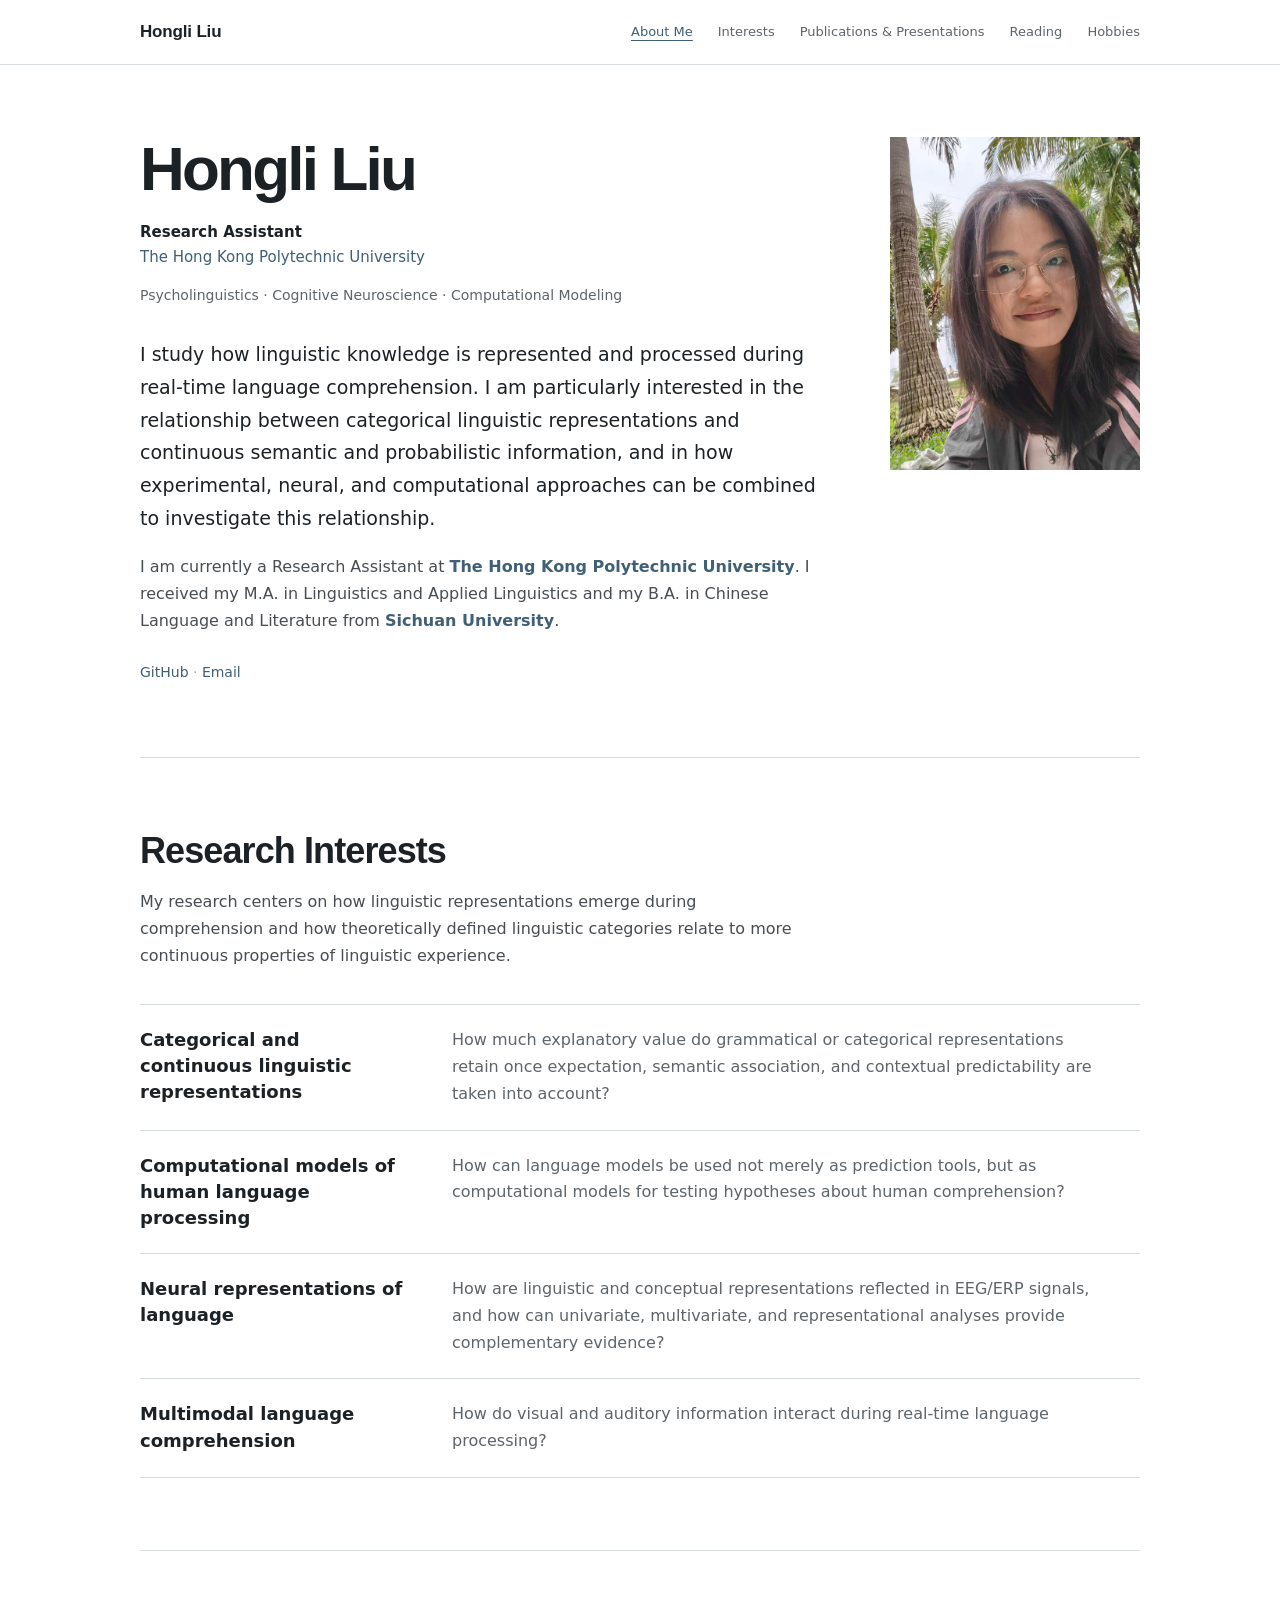
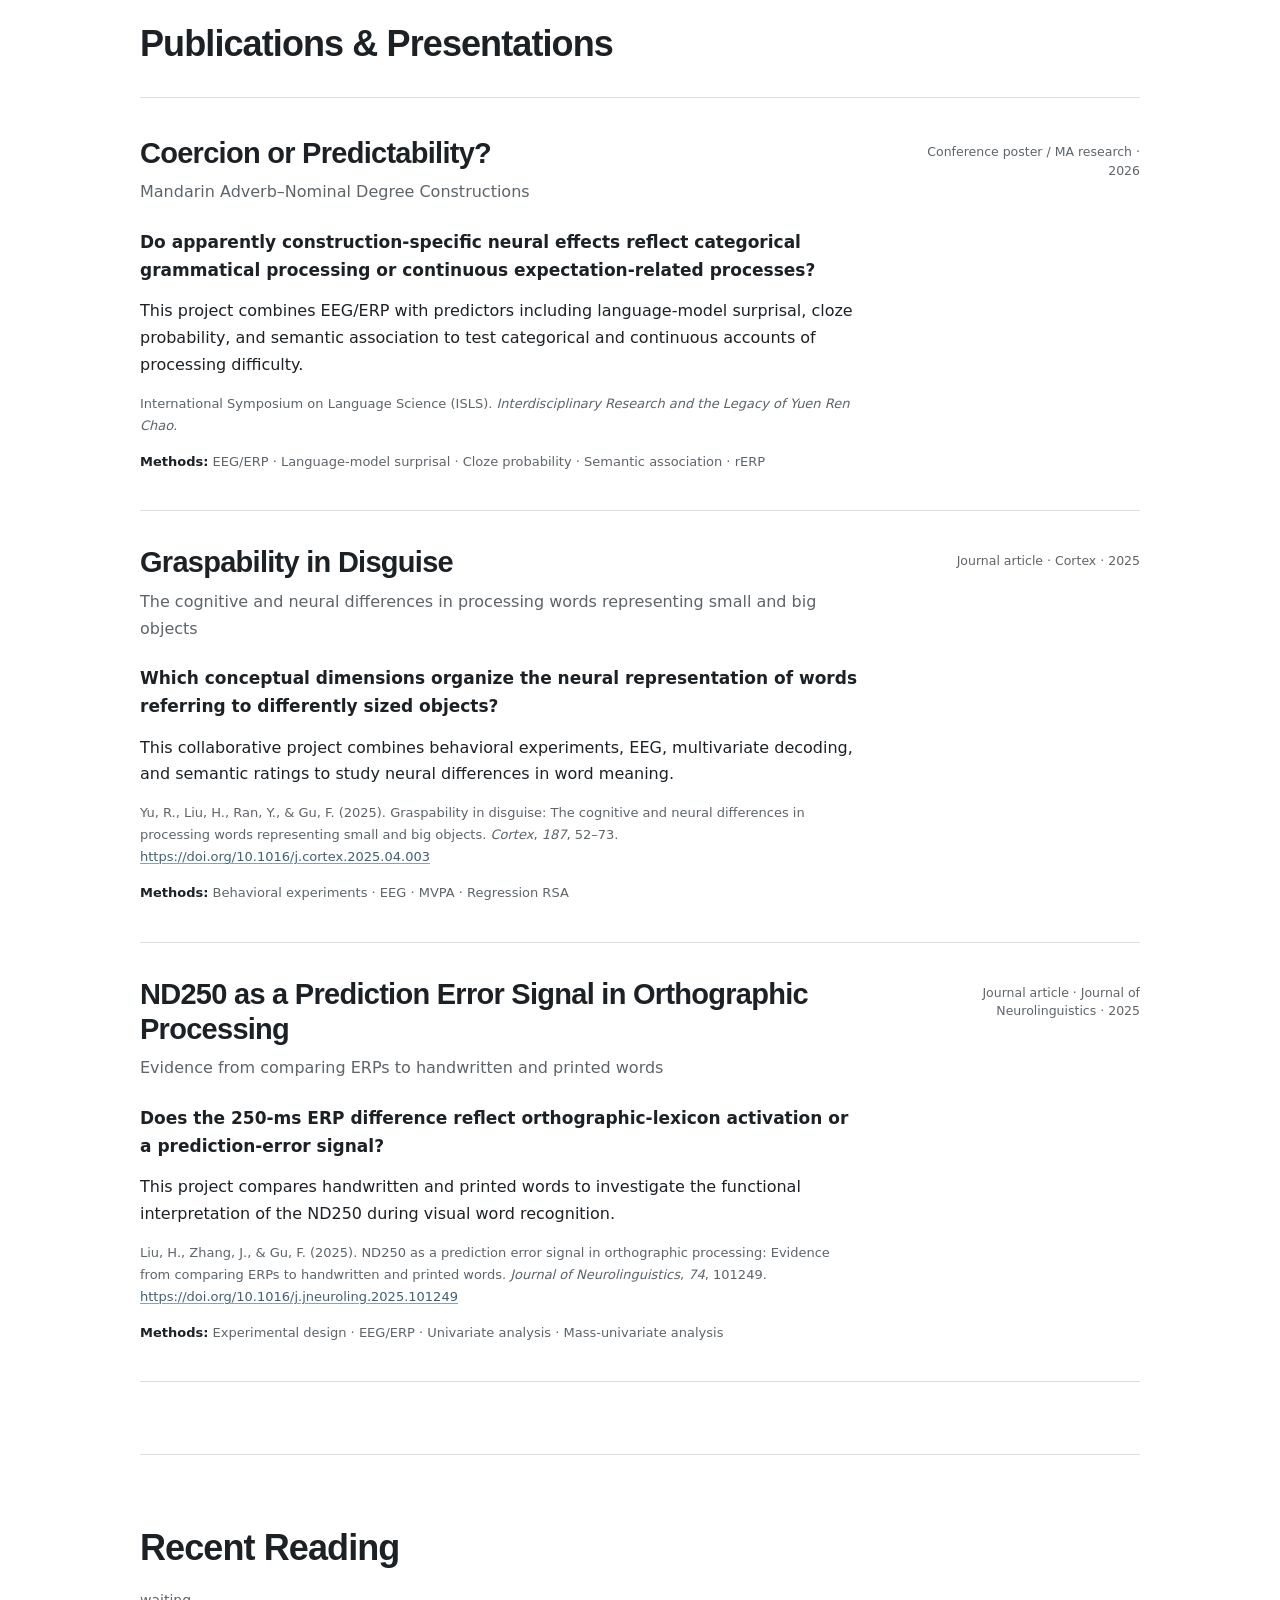
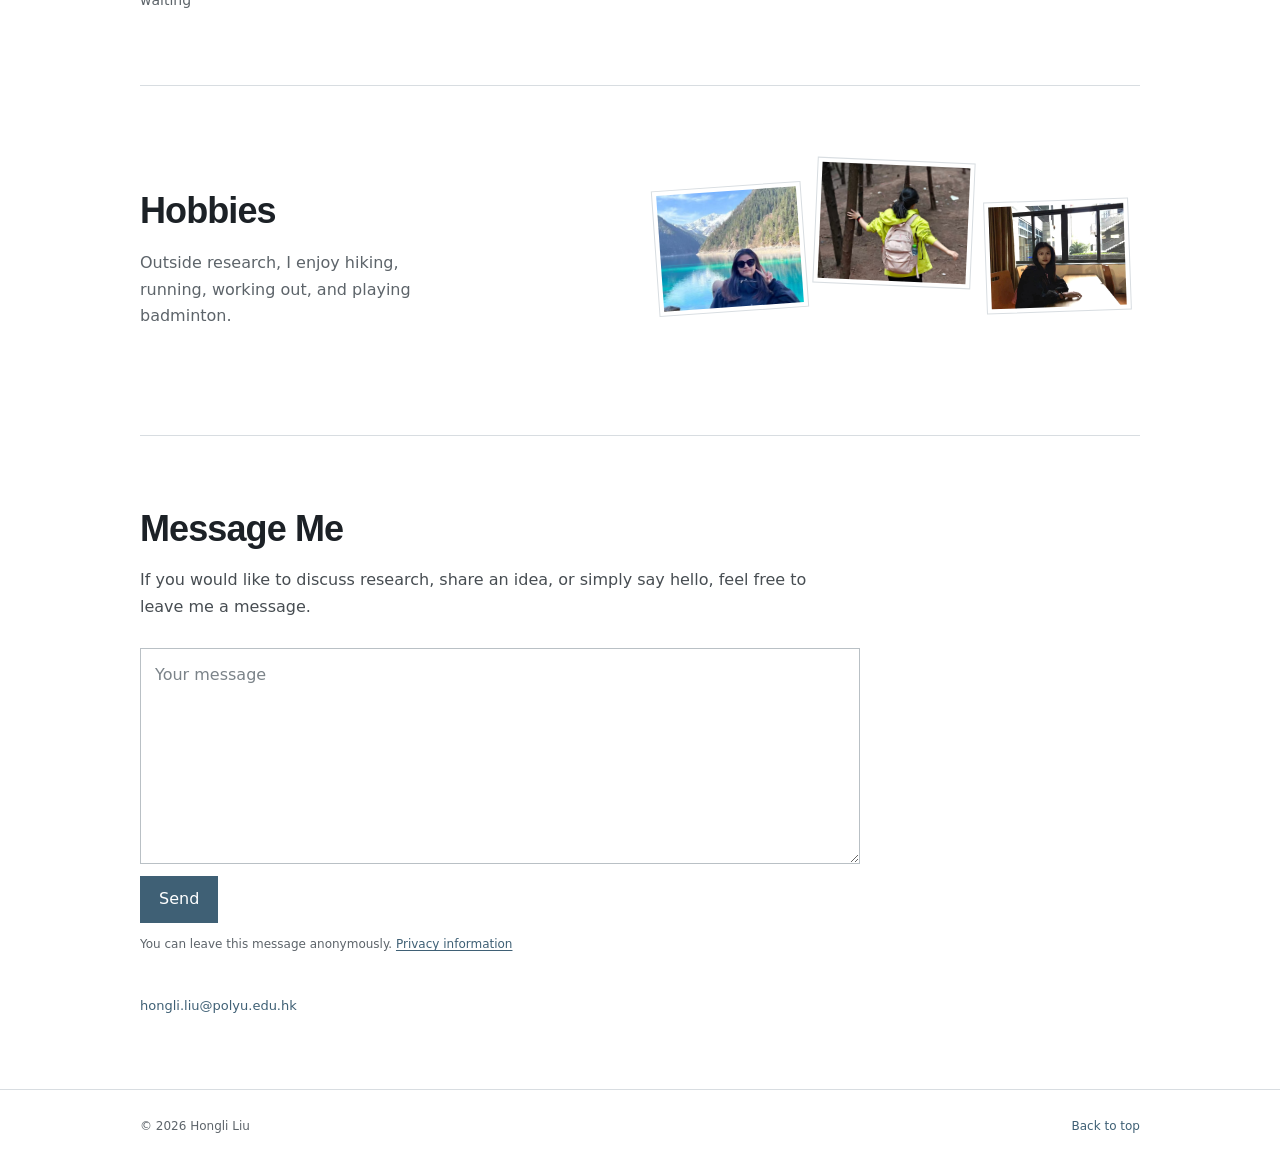
<file: index.html>
<!doctype html>
<html lang="en">
<head>
  <meta charset="utf-8"><meta name="viewport" content="width=device-width,initial-scale=1">
  <title>Hongli Liu | Psycholinguistics &amp; Cognitive Neuroscience</title>
  <meta name="description" content="Hongli Liu studies language comprehension through psycholinguistics, cognitive neuroscience, and computational modeling."><meta name="author" content="Hongli Liu">
  <meta name="theme-color" content="#ffffff"><meta name="referrer" content="strict-origin-when-cross-origin">
  <link rel="canonical" href="https://liuhongli775.github.io/"><meta property="og:type" content="profile">
  <meta property="og:title" content="Hongli Liu | Psycholinguistics &amp; Cognitive Neuroscience">
  <meta property="og:description" content="Hongli Liu studies language comprehension through psycholinguistics, cognitive neuroscience, and computational modeling."><meta property="og:url" content="https://liuhongli775.github.io/">
  <meta property="og:locale" content="en_US"><meta name="twitter:card" content="summary">
  <link rel="icon" type="image/svg+xml" href="./assets/favicon.svg?v=20260912-sturdy-scatter-1">
  <link rel="stylesheet" href="./assets/main.css?v=20260912-sturdy-scatter-1">
  <script defer src="./assets/main.js?v=20260912-sturdy-scatter-1"></script><script type="application/ld+json">{"@context": "https://schema.org", "@type": "Person", "name": "Hongli Liu", "url": "https://liuhongli775.github.io", "image": "https://liuhongli775.github.io/assets/profile.jpg", "jobTitle": "Research Assistant", "worksFor": {"@type": "Organization", "name": "The Hong Kong Polytechnic University", "url": "https://www.polyu.edu.hk/"}, "sameAs": ["https://github.com/liuhongli775"], "knowsAbout": ["Categorical and continuous linguistic representations", "Computational models of human language processing", "Neural representations of language", "Multimodal language comprehension"]}</script>
</head>
<body id="top">
  <a class="skip-link" href="#main">Skip to content</a>
  <header class="top-nav"><div class="site-width nav-inner">
    <a class="wordmark" href="#top">Hongli Liu</a>
    <nav aria-label="Main navigation"><a href="#about">About Me</a><a href="#interests">Interests</a><a href="#research">Publications &amp; Presentations</a><a href="#reading">Reading</a><a href="#hobbies">Hobbies</a></nav>
  </div></header>

  <main id="main">
    <section class="about site-width" id="about" aria-labelledby="about-heading">
      <div class="about-copy">
        <h1 id="about-heading">Hongli Liu</h1>
        <p class="position"><span>Research Assistant</span><br><a href="https://www.polyu.edu.hk/" target="_blank" rel="noopener noreferrer">The Hong Kong Polytechnic University</a></p>
        <p class="identity-line">Psycholinguistics · Cognitive Neuroscience · Computational Modeling</p>
        <p class="research-intro">I study how linguistic knowledge is represented and processed during real-time language comprehension. I am particularly interested in the relationship between categorical linguistic representations and continuous semantic and probabilistic information, and in how experimental, neural, and computational approaches can be combined to investigate this relationship.</p>
        <p class="background">I am currently a Research Assistant at <a href="https://www.polyu.edu.hk/" target="_blank" rel="noopener noreferrer"><strong>The Hong Kong Polytechnic University</strong></a>. I received my M.A. in Linguistics and Applied Linguistics and my B.A. in Chinese Language and Literature from <a href="https://en.scu.edu.cn/" target="_blank" rel="noopener noreferrer"><strong>Sichuan University</strong></a>.</p>
        <p class="about-links"><a href="https://github.com/liuhongli775" target="_blank" rel="noopener noreferrer">GitHub</a> <span aria-hidden="true">·</span> <a href="mailto:hongli.liu@polyu.edu.hk">Email</a></p>
      </div>
      <figure class="about-portrait"><img src="./assets/profile.jpg?v=20260912-sturdy-scatter-1" alt="Portrait of Hongli Liu outdoors" width="1280" height="1703"></figure>
    </section>

    <section class="section site-width" id="interests" aria-labelledby="interests-heading">
      <h2 id="interests-heading">Research Interests</h2>
      <p class="section-intro">My research centers on how linguistic representations emerge during comprehension and how theoretically defined linguistic categories relate to more continuous properties of linguistic experience.</p>
      <div class="interest-list"><article class="interest-entry">
      <h3>Categorical and continuous linguistic representations</h3>
      <p>How much explanatory value do grammatical or categorical representations retain once expectation, semantic association, and contextual predictability are taken into account?</p>
    </article><article class="interest-entry">
      <h3>Computational models of human language processing</h3>
      <p>How can language models be used not merely as prediction tools, but as computational models for testing hypotheses about human comprehension?</p>
    </article><article class="interest-entry">
      <h3>Neural representations of language</h3>
      <p>How are linguistic and conceptual representations reflected in EEG/ERP signals, and how can univariate, multivariate, and representational analyses provide complementary evidence?</p>
    </article><article class="interest-entry">
      <h3>Multimodal language comprehension</h3>
      <p>How do visual and auditory information interact during real-time language processing?</p>
    </article></div>
    </section>

    <section class="section site-width" id="research" aria-labelledby="research-heading">
      <h2 id="research-heading">Publications &amp; Presentations</h2>
      <div class="research-list"><article class="research-entry">
      <header class="research-header">
        <div><h3>Coercion or Predictability?</h3><p class="research-subtitle">Mandarin Adverb–Nominal Degree Constructions</p></div>
        <p class="research-meta">Conference poster / MA research · 2026</p>
      </header>
      <div class="research-body">
        <p class="research-question">Do apparently construction-specific neural effects reflect categorical grammatical processing or continuous expectation-related processes?</p>
        <p>This project combines EEG/ERP with predictors including language-model surprisal, cloze probability, and semantic association to test categorical and continuous accounts of processing difficulty.</p>
        <p class="research-citation">International Symposium on Language Science (ISLS). <em>Interdisciplinary Research and the Legacy of Yuen Ren Chao</em>.</p>
        <p class="research-methods"><span>Methods:</span> EEG/ERP · Language-model surprisal · Cloze probability · Semantic association · rERP</p>
      </div>
    </article><article class="research-entry">
      <header class="research-header">
        <div><h3><a class="research-title-link" href="https://doi.org/10.1016/j.cortex.2025.04.003" target="_blank" rel="noopener noreferrer">Graspability in Disguise</a></h3><p class="research-subtitle">The cognitive and neural differences in processing words representing small and big objects</p></div>
        <p class="research-meta">Journal article · Cortex · 2025</p>
      </header>
      <div class="research-body">
        <p class="research-question">Which conceptual dimensions organize the neural representation of words referring to differently sized objects?</p>
        <p>This collaborative project combines behavioral experiments, EEG, multivariate decoding, and semantic ratings to study neural differences in word meaning.</p>
        <p class="research-citation">Yu, R., Liu, H., Ran, Y., &amp; Gu, F. (2025). Graspability in disguise: The cognitive and neural differences in processing words representing small and big objects. <em>Cortex</em>, <em>187</em>, 52–73. <a class="citation-doi" href="https://doi.org/10.1016/j.cortex.2025.04.003" target="_blank" rel="noopener noreferrer">https://doi.org/10.1016/j.cortex.2025.04.003</a></p>
        <p class="research-methods"><span>Methods:</span> Behavioral experiments · EEG · MVPA · Regression RSA</p>
      </div>
    </article><article class="research-entry">
      <header class="research-header">
        <div><h3><a class="research-title-link" href="https://doi.org/10.1016/j.jneuroling.2025.101249" target="_blank" rel="noopener noreferrer">ND250 as a Prediction Error Signal in Orthographic Processing</a></h3><p class="research-subtitle">Evidence from comparing ERPs to handwritten and printed words</p></div>
        <p class="research-meta">Journal article · Journal of Neurolinguistics · 2025</p>
      </header>
      <div class="research-body">
        <p class="research-question">Does the 250-ms ERP difference reflect orthographic-lexicon activation or a prediction-error signal?</p>
        <p>This project compares handwritten and printed words to investigate the functional interpretation of the ND250 during visual word recognition.</p>
        <p class="research-citation">Liu, H., Zhang, J., &amp; Gu, F. (2025). ND250 as a prediction error signal in orthographic processing: Evidence from comparing ERPs to handwritten and printed words. <em>Journal of Neurolinguistics</em>, <em>74</em>, 101249. <a class="citation-doi" href="https://doi.org/10.1016/j.jneuroling.2025.101249" target="_blank" rel="noopener noreferrer">https://doi.org/10.1016/j.jneuroling.2025.101249</a></p>
        <p class="research-methods"><span>Methods:</span> Experimental design · EEG/ERP · Univariate analysis · Mass-univariate analysis</p>
      </div>
    </article></div>
    </section>

    <section class="section site-width" id="reading" aria-labelledby="reading-heading">
      <h2 id="reading-heading">Recent Reading</h2>
      <!-- Reading entry format: edit data/readings.json, then run python site.py.
      [
        {
          "title": "Paper title",
          "authors": "Authors",
          "year": "2026",
          "venue": "Journal or conference",
          "url": "https://doi.org/...",
          "note_label": "Why I’m reading this",
          "note": "One short sentence."
        }
      ]
      -->
      <p class="reading-empty">waiting</p>
    </section>

    <section class="section hobbies-section site-width" id="hobbies" aria-labelledby="hobbies-heading">
      <div class="hobbies-layout">
        <div><h2 id="hobbies-heading">Hobbies</h2><p>Outside research, I enjoy hiking, running, working out, and playing badminton.</p></div>
        <div class="hobby-photos"><figure><img src="./assets/outdoors.jpg?v=20260912-sturdy-scatter-1" alt="Hongli Liu beside a mountain lake" width="640" height="854"></figure><figure><img src="./assets/hiking-1.jpg?v=20260912-sturdy-scatter-1" alt="Hongli Liu hiking on a wooded trail" width="1279" height="1706"></figure><figure><img src="./assets/daily.jpg?v=20260912-sturdy-scatter-1" alt="Hongli Liu seated by a window" width="1707" height="1280"></figure></div>
      </div>
    </section>

    <section class="section message-section site-width" id="message" aria-labelledby="message-heading">
      <h2 id="message-heading">Message Me</h2>
      <p class="section-intro">If you would like to discuss research, share an idea, or simply say hello, feel free to leave me a message.</p>
      <form class="message-form" data-message-form action="https://formsubmit.co/hongli.liu@polyu.edu.hk" method="post">
        <input type="hidden" name="_subject" value="Message from academic homepage">
        <input type="hidden" name="_next" value="https://liuhongli775.github.io/?message=sent#message">
        <input type="hidden" name="_url" value="https://liuhongli775.github.io/#message">
        <label class="form-honey" aria-hidden="true">Leave this field empty<input type="text" name="_honey" tabindex="-1" autocomplete="off"></label>
        <label class="sr-only" for="message-text">Message</label><textarea id="message-text" name="message" rows="7" required maxlength="2000" placeholder="Your message"></textarea>
        <div class="form-actions"><button type="submit">Send</button></div>
        <p class="form-note">You can leave this message anonymously. <a href="https://formsubmit.co/privacy.pdf" target="_blank" rel="noopener noreferrer">Privacy information</a></p>
        <p class="message-status" data-message-status role="status" aria-live="polite"></p>
      </form>
      <p class="message-email"><a href="mailto:hongli.liu@polyu.edu.hk">hongli.liu@polyu.edu.hk</a></p>
    </section>
  </main>

  <footer class="site-footer"><div class="site-width"><p>© 2026 Hongli Liu</p><a href="#top">Back to top</a></div></footer>
</body>
</html>
</file>
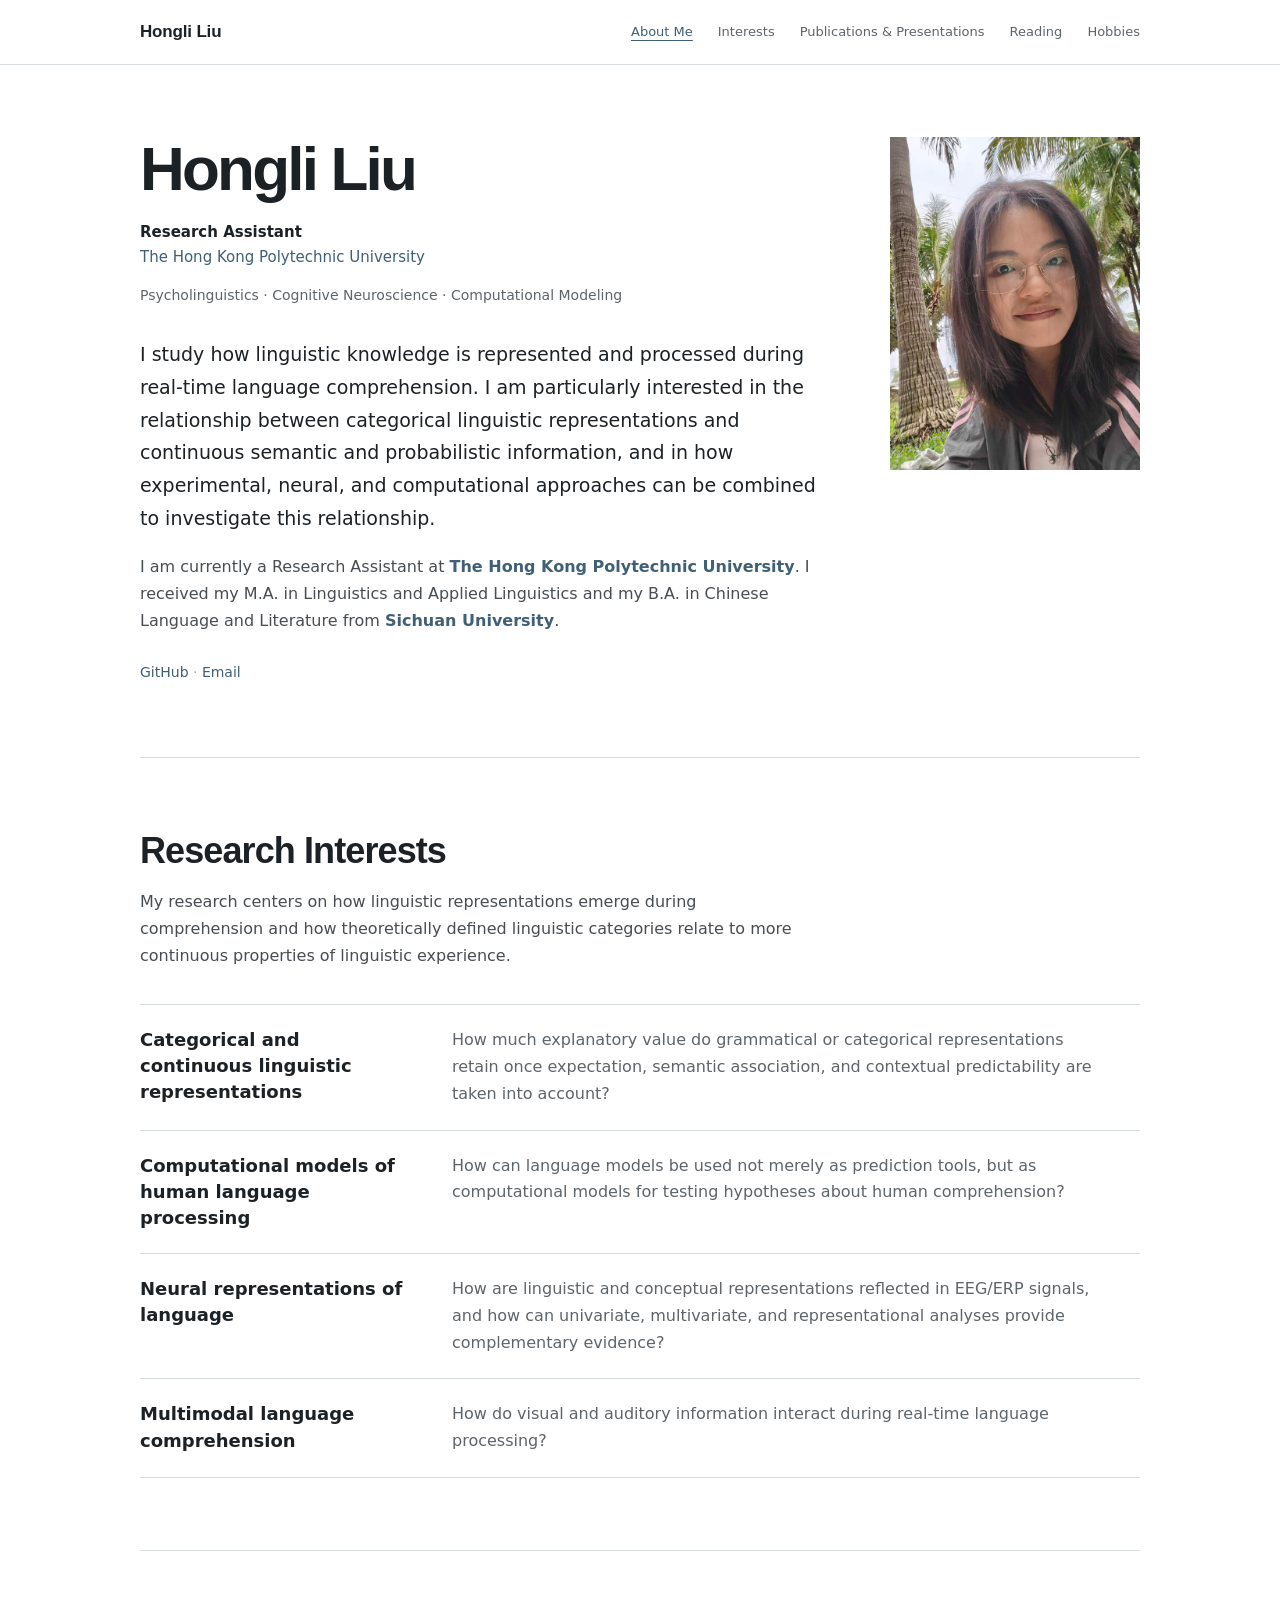
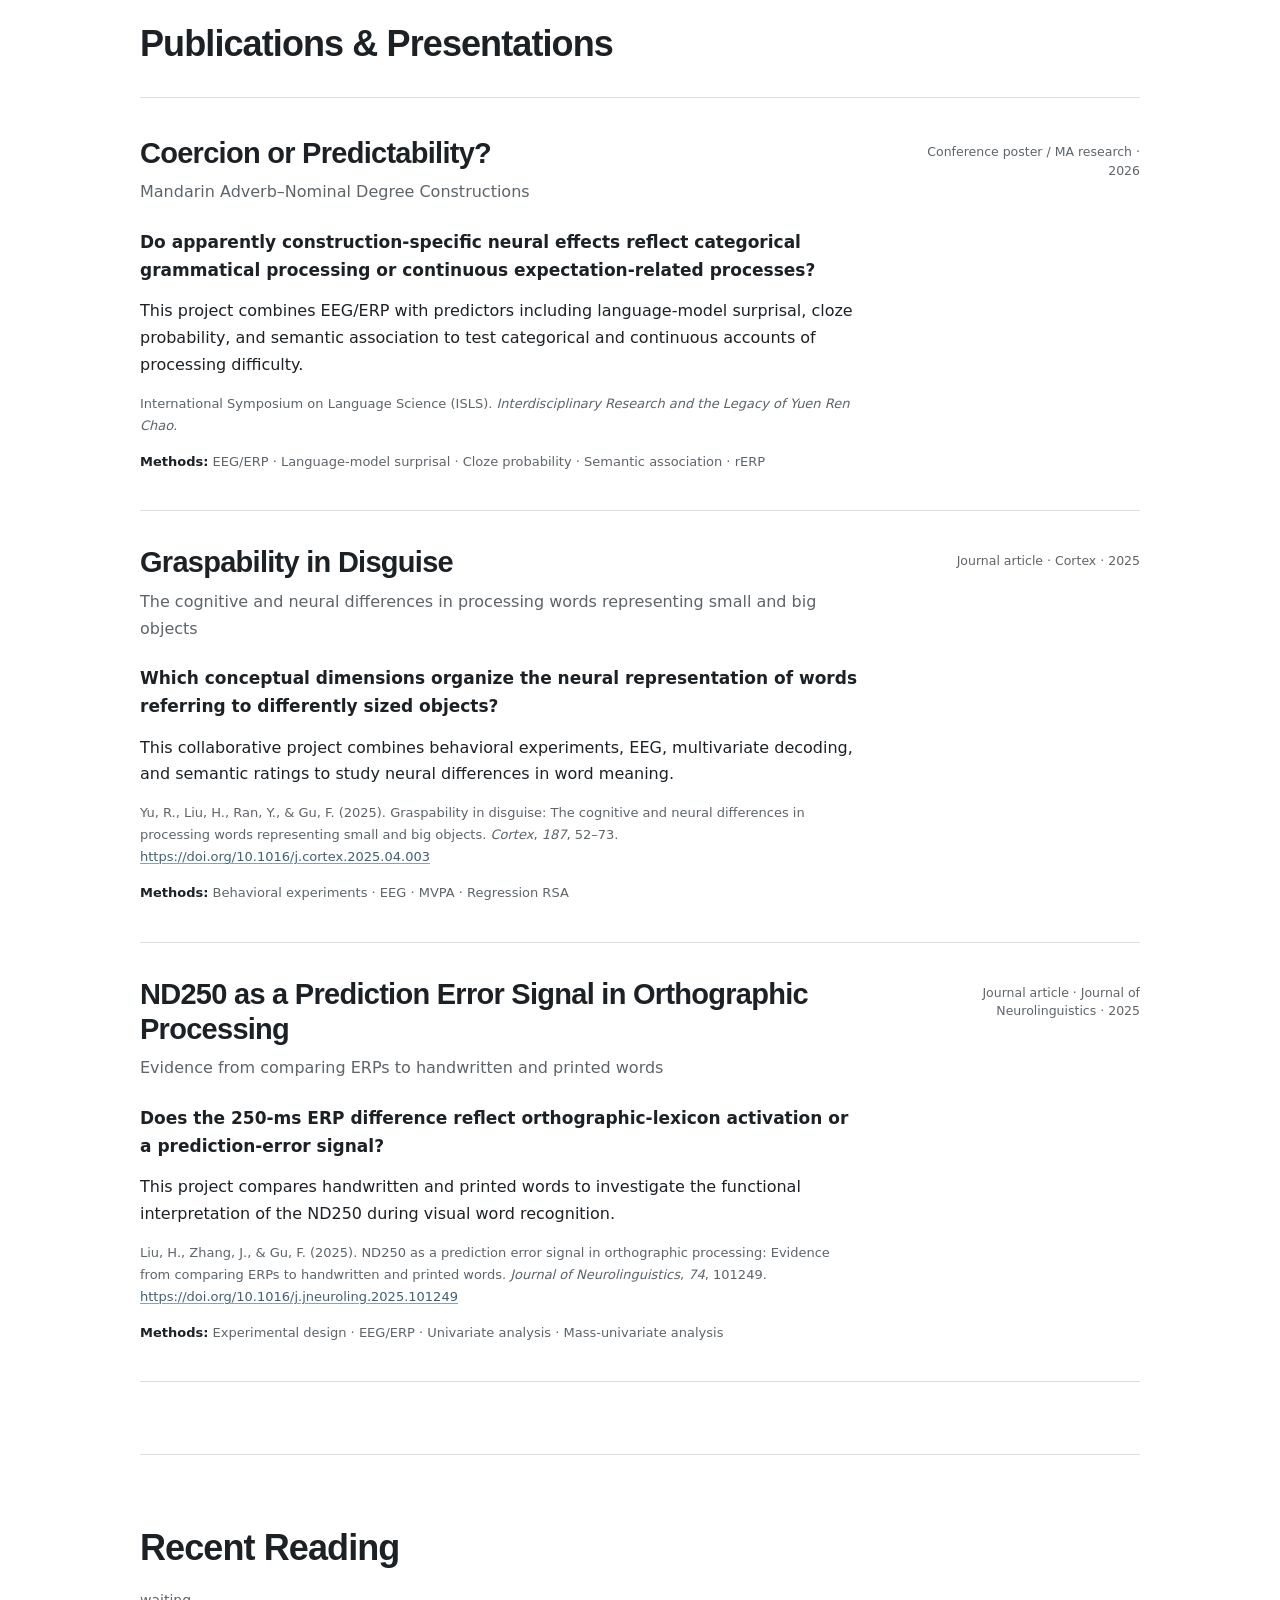
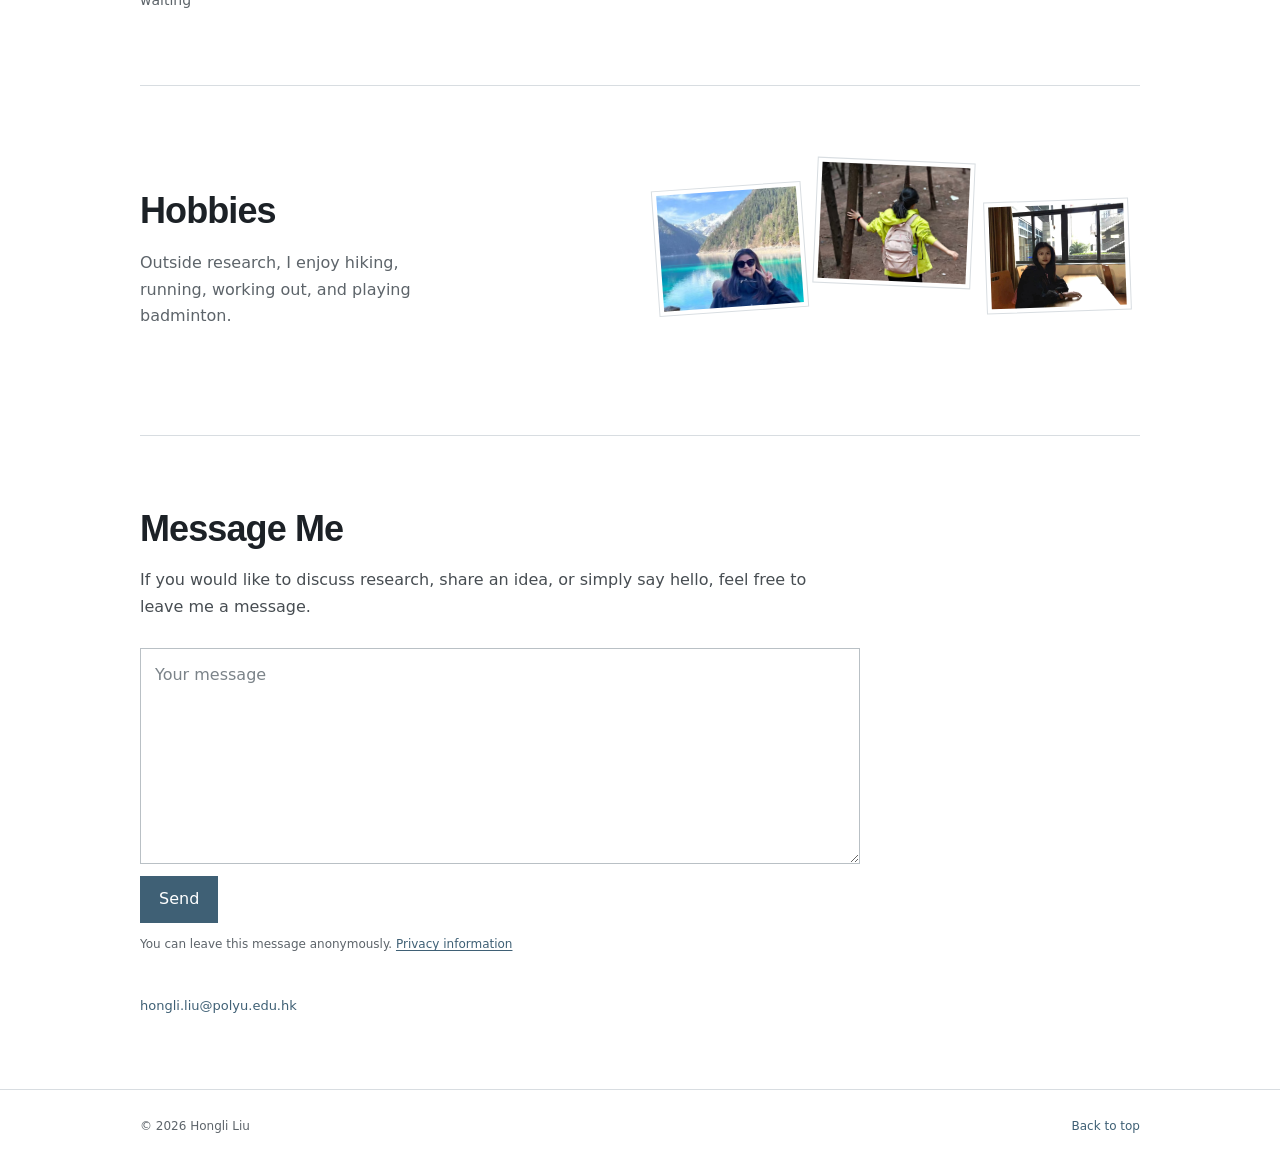
<file: zh/index.html>
<!doctype html>
<html lang="en"><head><meta charset="utf-8"><meta name="viewport" content="width=device-width,initial-scale=1">
<title>Hongli Liu — English homepage</title><meta name="robots" content="noindex">
<link rel="canonical" href="https://liuhongli775.github.io/"><meta http-equiv="refresh" content="0;url=../index.html">
<script>const map={'#home':'#about','#themes':'#interests','#computational':'#research','#notes':'#reading','#publications':'#research','#materials':'#about','#beyond':'#hobbies','#contact':'#message','#message':'#message','#background':'#about'};window.location.replace('../index.html'+(map[location.hash]||location.hash));</script>
</head><body><p>This homepage is now in English. <a href="../index.html">Continue to Hongli Liu’s homepage</a>.</p></body></html>
</file>
<file: assets/main.css>
:root {
  --paper: #ffffff;
  --surface: #ffffff;
  --ink: #1c2126;
  --muted: #5d646a;
  --accent: #3f6075;
  --accent-dark: #2f4b5e;
  --line: #d8dde1;
  --heading: Arial, "Helvetica Neue", Helvetica, sans-serif;
  --sans: "Segoe UI", system-ui, -apple-system, BlinkMacSystemFont, Arial, sans-serif;
}

* { box-sizing: border-box; }
html { scroll-behavior: smooth; scroll-padding-top: 78px; }
body {
  margin: 0;
  background: var(--paper);
  color: var(--ink);
  font: 16px/1.68 var(--sans);
  -webkit-font-smoothing: antialiased;
}
h1, h2, h3, p, figure { margin: 0; }
h1, h2, h3 { font-family: var(--heading); font-weight: 650; }
a { color: var(--accent); text-decoration: none; }
a:hover { text-decoration: underline; text-underline-offset: 3px; }
a:focus-visible, button:focus-visible, textarea:focus-visible {
  outline: 2px solid var(--accent);
  outline-offset: 3px;
}
button, textarea { font: inherit; }
button { cursor: pointer; }
::selection { background: #dce7ed; }

.site-width { width: min(1000px, calc(100% - 64px)); margin-inline: auto; }
.sr-only {
  position: absolute;
  width: 1px;
  height: 1px;
  padding: 0;
  margin: -1px;
  overflow: hidden;
  clip-path: inset(50%);
  white-space: nowrap;
  border: 0;
}
.skip-link {
  position: fixed;
  top: 10px;
  left: 14px;
  z-index: 100;
  width: 1px;
  height: 1px;
  padding: 0;
  overflow: hidden;
  clip-path: inset(50%);
  color: white;
  background: var(--accent);
}
.skip-link:focus { width: auto; height: auto; padding: 8px 12px; overflow: visible; clip-path: none; }

.top-nav {
  position: sticky;
  top: 0;
  z-index: 30;
  background: rgba(255, 255, 255, .97);
  border-bottom: 1px solid var(--line);
}
.nav-inner {
  min-height: 64px;
  display: flex;
  align-items: center;
  justify-content: space-between;
  gap: 34px;
}
.wordmark {
  color: var(--ink);
  font: 700 17px/1.2 var(--heading);
  letter-spacing: -.01em;
  white-space: nowrap;
}
.wordmark:hover { color: var(--accent); text-decoration: none; }
.top-nav nav { display: flex; align-items: center; gap: 25px; }
.top-nav nav a {
  color: var(--muted);
  font-size: 13px;
  white-space: nowrap;
}
.top-nav nav a:hover, .top-nav nav a[aria-current] { color: var(--accent); }
.top-nav nav a[aria-current] { text-decoration: underline; text-underline-offset: 4px; }

.about {
  display: grid;
  grid-template-columns: minmax(0, 1fr) 250px;
  gap: 70px;
  align-items: start;
  padding: 72px 0;
}
.about-copy { max-width: 700px; }
.about h1 {
  font-size: clamp(52px, 5.2vw, 62px);
  font-weight: 700;
  line-height: 1.02;
  letter-spacing: -.045em;
}
.position { margin-top: 20px; font-size: 15px; line-height: 1.62; }
.position span { font-weight: 650; }
.identity-line { margin-top: 15px; color: var(--muted); font-size: 14px; }
.research-intro { max-width: 680px; margin-top: 31px; font-size: 19px; line-height: 1.72; }
.background { max-width: 680px; margin-top: 20px; color: #474d52; }
.about-links { margin-top: 26px; font-size: 14px; }
.about-links span { color: #a6abb0; }
.about-portrait { width: 100%; }
.about-portrait img {
  display: block;
  width: 100%;
  height: auto;
  aspect-ratio: 3 / 4;
  object-fit: cover;
}

.section {
  padding: 72px 0;
  border-top: 1px solid var(--line);
  scroll-margin-top: 78px;
}
.section h2 {
  font-size: 36px;
  font-weight: 650;
  line-height: 1.16;
  letter-spacing: -.025em;
}
.section-intro { max-width: 680px; margin-top: 18px; color: #474d52; }

.interest-list { margin-top: 34px; border-top: 1px solid var(--line); }
.interest-entry {
  display: grid;
  grid-template-columns: 270px minmax(0, 1fr);
  gap: 42px;
  padding: 22px 0;
  border-bottom: 1px solid var(--line);
}
.interest-entry h3 { font: 600 18px/1.45 var(--sans); }
.interest-entry p { max-width: 650px; color: var(--muted); }

.research-list { margin-top: 32px; border-top: 1px solid var(--line); }
.research-entry { padding: 34px 0 38px; border-bottom: 1px solid var(--line); }
.research-entry:first-child { padding-top: 38px; }
.research-header {
  display: grid;
  grid-template-columns: minmax(0, 1fr) 235px;
  gap: 36px;
  align-items: start;
}
.research-header h3 {
  max-width: 700px;
  font-size: 29px;
  font-weight: 650;
  line-height: 1.22;
  letter-spacing: -.025em;
}
.research-subtitle { max-width: 700px; margin-top: 8px; color: var(--muted); font-size: 16px; }
.research-meta {
  padding-top: 7px;
  color: var(--muted);
  font-size: 12.5px;
  line-height: 1.5;
  text-align: right;
}
.research-body { max-width: 720px; margin-top: 23px; }
.research-body > p + p { margin-top: 14px; }
.research-question { font: 600 17px/1.62 var(--sans); }
.research-citation { color: var(--muted); font-size: 13px; overflow-wrap: anywhere; }
.citation-doi {
  text-decoration: underline;
  text-decoration-color: #8ea1ac;
  text-decoration-thickness: 1px;
  text-underline-offset: 2px;
}
.research-methods { color: var(--muted); font-size: 13px; }
.research-methods span { color: var(--ink); font-weight: 650; }
.research-title-link { color: var(--ink); }
.research-title-link:hover { color: var(--accent); }

.reading-empty { margin-top: 20px; color: var(--muted); font-size: 14px; }
.reading-entry { padding: 22px 0; border-bottom: 1px solid var(--line); }
.reading-entry h3 { max-width: 720px; font-size: 21px; line-height: 1.35; }
.reading-entry h3 a { color: var(--ink); }
.reading-meta { margin-top: 7px; color: var(--muted); font-size: 13px; }
.reading-entry > p:last-child { max-width: 680px; margin-top: 11px; font-size: 14px; }
.reading-entry > p:last-child span { font-weight: 650; }

.hobbies-layout {
  display: grid;
  grid-template-columns: 330px minmax(0, 1fr);
  gap: 70px;
  align-items: center;
}
.hobbies-layout p { margin-top: 18px; color: var(--muted); }
.hobby-photos {
  position: relative;
  width: 100%;
  max-width: 500px;
  min-height: 205px;
  margin-left: auto;
}
.hobby-photos figure {
  position: absolute;
  width: 150px;
  padding: 4px;
  overflow: hidden;
  background: var(--surface);
  border: 1px solid var(--line);
}
.hobby-photos figure:nth-child(1) { top: 28px; left: 3%; transform: rotate(-4deg); }
.hobby-photos figure:nth-child(2) { top: 2px; left: 35%; z-index: 2; width: 158px; transform: rotate(2.5deg); }
.hobby-photos figure:nth-child(3) { top: 42px; right: 2%; width: 145px; transform: rotate(-2deg); }
.hobby-photos img {
  display: block;
  width: 100%;
  height: 116px;
  aspect-ratio: 4 / 3;
  object-fit: cover;
}
.hobby-photos figure:nth-child(3) img { height: 102px; }

.form-honey {
  position: absolute !important;
  width: 1px;
  height: 1px;
  padding: 0;
  margin: -1px;
  overflow: hidden;
  clip-path: inset(50%);
  white-space: nowrap;
  border: 0;
}

.message-form { max-width: 720px; margin-top: 27px; }
.message-form textarea {
  display: block;
  width: 100%;
  min-height: 158px;
  resize: vertical;
  padding: 13px 14px;
  border: 1px solid #b9c0c5;
  border-radius: 0;
  background: var(--surface);
  color: var(--ink);
}
.message-form textarea::placeholder { color: #7b8389; }
.form-actions { margin-top: 12px; }
.form-actions button {
  padding: 9px 18px;
  border: 1px solid var(--accent);
  border-radius: 0;
  background: var(--accent);
  color: white;
}
.form-actions button:hover { background: var(--accent-dark); }
.form-actions button:disabled { cursor: wait; opacity: .7; }
.form-note { margin-top: 11px; color: var(--muted); font-size: 12px; }
.form-note a { text-decoration: underline; text-underline-offset: 2px; }
.message-status { min-height: 18px; margin-top: 8px; color: var(--muted); font-size: 12.5px; }
.message-email { margin-top: 15px; font-size: 13px; }

.site-footer { border-top: 1px solid var(--line); }
.site-footer .site-width {
  min-height: 72px;
  display: flex;
  align-items: center;
  justify-content: space-between;
  gap: 24px;
  color: var(--muted);
  font-size: 12px;
}

@media (max-width: 820px) {
  .site-width { width: min(100% - 40px, 720px); }
  .nav-inner {
    min-height: 0;
    display: grid;
    grid-template-columns: 1fr;
    gap: 9px;
    padding: 13px 0 11px;
  }
  .top-nav nav {
    gap: 20px;
    overflow-x: auto;
    padding-bottom: 2px;
    scrollbar-width: none;
  }
  .top-nav nav::-webkit-scrollbar { display: none; }
  .about { grid-template-columns: minmax(0, 1fr) 205px; gap: 42px; padding: 56px 0; }
  .about h1 { font-size: 52px; }
  .interest-entry { grid-template-columns: 225px minmax(0, 1fr); gap: 30px; }
  .research-header { grid-template-columns: minmax(0, 1fr) 185px; gap: 26px; }
  .hobbies-layout { grid-template-columns: minmax(0, 1fr) minmax(0, 1fr); gap: 38px; }
}

@media (max-width: 620px) {
  .site-width { width: calc(100% - 32px); }
  .about { display: flex; flex-direction: column; gap: 30px; padding: 45px 0 54px; }
  .about h1 { font-size: 44px; }
  .identity-line { font-size: 13.5px; }
  .research-intro { margin-top: 27px; font-size: 18px; line-height: 1.68; }
  .about-portrait { width: min(100%, 300px); }
  .section { padding: 54px 0; }
  .section h2 { font-size: 31px; }
  .interest-list, .research-list { margin-top: 27px; }
  .interest-entry { grid-template-columns: 1fr; gap: 8px; padding: 18px 0; }
  .interest-entry h3 { font-size: 17px; }
  .research-entry, .research-entry:first-child { padding: 29px 0 31px; }
  .research-header { grid-template-columns: 1fr; gap: 11px; }
  .research-header h3 { font-size: 25px; }
  .research-subtitle { font-size: 15px; }
  .research-meta { padding-top: 0; text-align: left; }
  .research-body { margin-top: 20px; }
  .hobbies-layout { grid-template-columns: 1fr; gap: 28px; }
  .hobby-photos { max-width: 410px; min-height: 165px; margin-left: 0; }
  .hobby-photos figure { width: 31%; max-width: 112px; padding: 3px; }
  .hobby-photos figure:nth-child(1) { top: 23px; left: 1%; }
  .hobby-photos figure:nth-child(2) { top: 0; left: 34%; width: 33%; max-width: 118px; }
  .hobby-photos figure:nth-child(3) { top: 31px; right: 1%; width: 30%; max-width: 108px; }
  .hobby-photos img { height: 86px; }
  .hobby-photos figure:nth-child(3) img { height: 75px; }
  .message-form textarea { min-height: 145px; }
  .form-actions button { width: 100%; }
  .site-footer .site-width {
    min-height: 0;
    flex-direction: column;
    align-items: flex-start;
    gap: 6px;
    padding-block: 22px;
  }
}

@media (prefers-reduced-motion: reduce) {
  html { scroll-behavior: auto; }
}

@media print {
  @page { margin: 15mm; }
  body { background: white; color: #1c2126; font-size: 10pt; }
  .top-nav, .about-portrait, .about-links, .hobby-photos, .message-form, .site-footer { display: none !important; }
  .site-width { width: 100%; }
  .about { display: block; padding: 0 0 25px; }
  .about h1 { font-size: 32pt; }
  .section { padding: 28px 0; }
  .interest-entry, .research-entry, .reading-empty { margin-top: 20px; color: var(--muted); font-size: 14px; }
.reading-entry { break-inside: avoid; }
}
</file>
